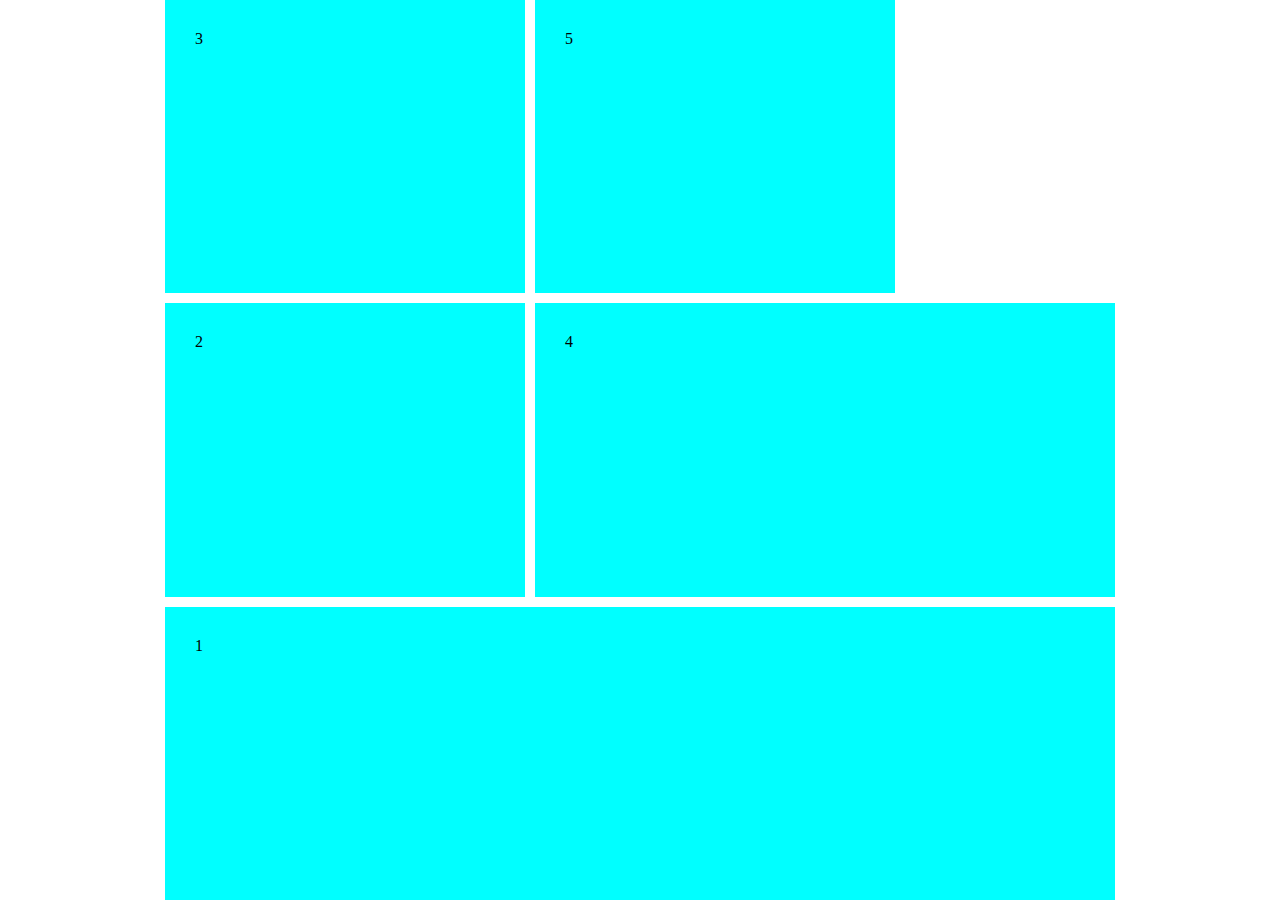
<file: index.html>
<html lang="en">
  <head>
    <meta charset="UTF-8" />
    <meta http-equiv="X-UA-Compatible" content="IE=edge" />
    <meta name="viewport" content="width=device-width, initial-scale=1.0" />
    <title>Document</title>
    <link rel="stylesheet" href="style.css" />
  </head>
  <body>
    <div class="container">
      <div class="block one">1</div>
      <div class="block two">2</div>
      <div class="block three">3</div>
      <div class="block four">4</div>
      <div class="block five">5</div>
    </div>

    <!-- <div class="ImageCont">
      <img class="big" src="./image/IMG-20210908-WA0006.jpg" alt="" />
      <img src="./image/IMG-20210908-WA0007.jpg" alt="" />
      <img src="./image/IMG-20210908-WA0008.jpg" alt="" />
      <img class="big" src="./image/IMG-20210908-WA0011.jpg" alt="" />
      <img src="./image/IMG-20210908-WA0016.jpg" alt="" />
      <img src="./image/IMG-20210908-WA0013.jpg" alt="" />
      <img aria-colindex="big" src="./image/IMG-20210908-WA0014.jpg" alt="" />
    </div> -->
  </body>
</html>
</file>
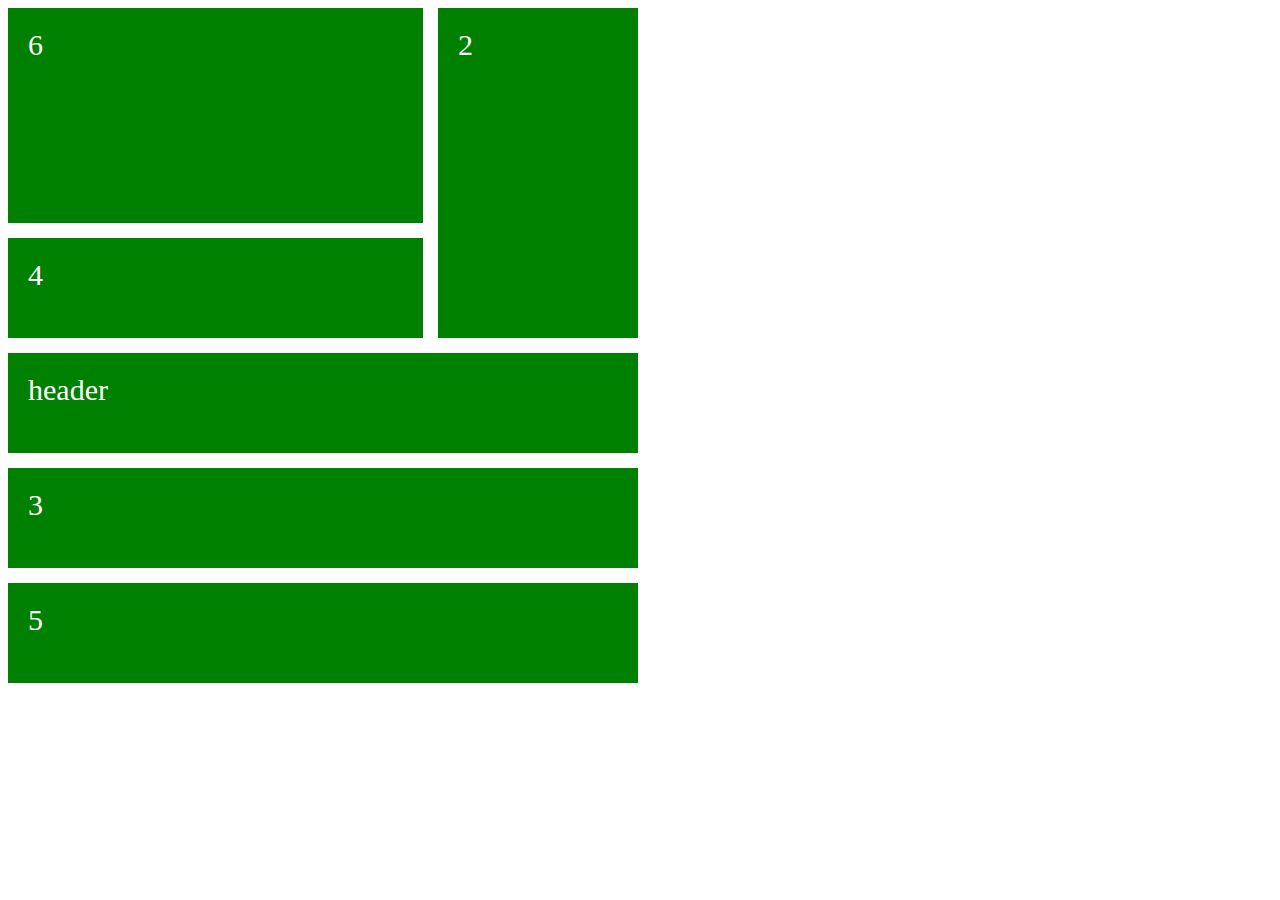
<file: GridTeach/index.html>
<html lang="en">
  <head>
    <meta charset="UTF-8" />
    <meta http-equiv="X-UA-Compatible" content="IE=edge" />
    <meta name="viewport" content="width=device-width, initial-scale=1.0" />
    <title>Document</title>
  </head>

  <style>
    .container {
      display: grid;
      grid-template-columns: repeat(3, 200px);

      grid-auto-rows: minmax(100px, auto);
      grid-gap: 15px;
      /* grid-template-rows: 300px; */
    }
    .one {
      grid-column: 1/3;
      grid-row: 1/3;
    }
    .two {
      grid-row: 1/4;
    }
    .three {
      grid-column: 1/4;
    }
    .four {
      grid-column: 1/3;
      grid-row: 3/4;
    }
    .five {
      grid-column: 1/4;
    }
    .six {
      grid-column: 1/2;
      grid-row: 1/2;
    }
    .header {
      /* grid-column: 1/4; */
      grid-column: span 3;
    }

    .container > * {
      background-color: green;
      padding: 20px;
      font-size: 30px;
      color: white;
      /* margin: 10px; */
    }
  </style>

  <body>
    <div class="container">
      <div class="header">header</div>
      <div class="one">1</div>
      <div class="two">2</div>
      <div class="three">3</div>
      <div class="four">4</div>
      <div class="five">5</div>
      <div class="six">6</div>
    </div>
  </body>
</html>
</file>
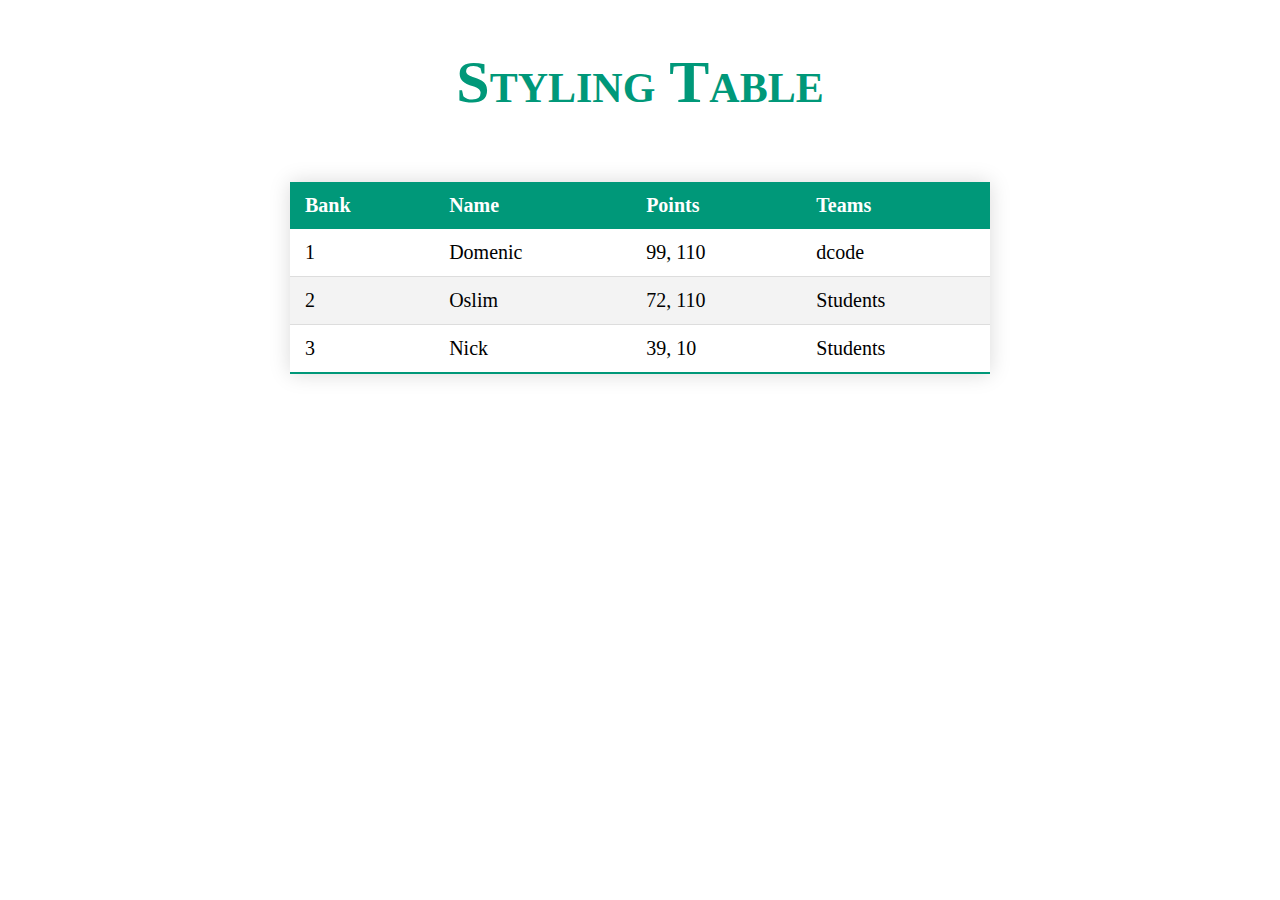
<file: Table/index.html>
<html lang="en">
  <head>
    <meta charset="UTF-8" />
    <meta http-equiv="X-UA-Compatible" content="IE=edge" />
    <meta name="viewport" content="width=device-width, initial-scale=1.0" />
    <title>Document</title>
  </head>
  <style>
    .container {
      display: flex;
      flex-direction: column;
      align-items: center;
      justify-content: center;
    }
    h1 {
      font-variant: small-caps;
      font-size: 60px;
      font-weight: 800;
      color: 009879;
    }
    .table {
      border-collapse: collapse;
      margin: 25px 0;
      font-size: 20px;
      min-width: 700px;
      box-shadow: 0 0 20px rgba(0, 0, 0, 0.15);
    }
    .table thead tr {
      text-align: left;
      background-color: #009879;
      color: white;
      font-weight: bold;
      /* padding: 60px; */
    }
    .table th,
    td {
      padding: 12px 15px;
    }
    .table tbody tr {
      border-bottom: 1px solid #dddddd;
    }
    .table tbody tr:nth-of-type(even) {
      background-color: #f3f3f3;
    }
    .table tbody tr:last-of-type {
      border-bottom: 2px solid #009879;
    }
  </style>

  <body>
    <div class="container">
      <h1>Styling Table</h1>
      <table class="table">
        <thead>
          <tr>
            <th>Bank</th>
            <th>Name</th>
            <th>Points</th>
            <th>Teams</th>
          </tr>
        </thead>
        <tbody>
          <tr>
            <td>1</td>
            <td>Domenic</td>
            <td>99, 110</td>
            <td>dcode</td>
          </tr>
          <tr>
            <td>2</td>
            <td>Oslim</td>
            <td>72, 110</td>
            <td>Students</td>
          </tr>
          <tr>
            <td>3</td>
            <td>Nick</td>
            <td>39, 10</td>
            <td>Students</td>
          </tr>
        </tbody>
      </table>
    </div>
  </body>
</html>
</file>
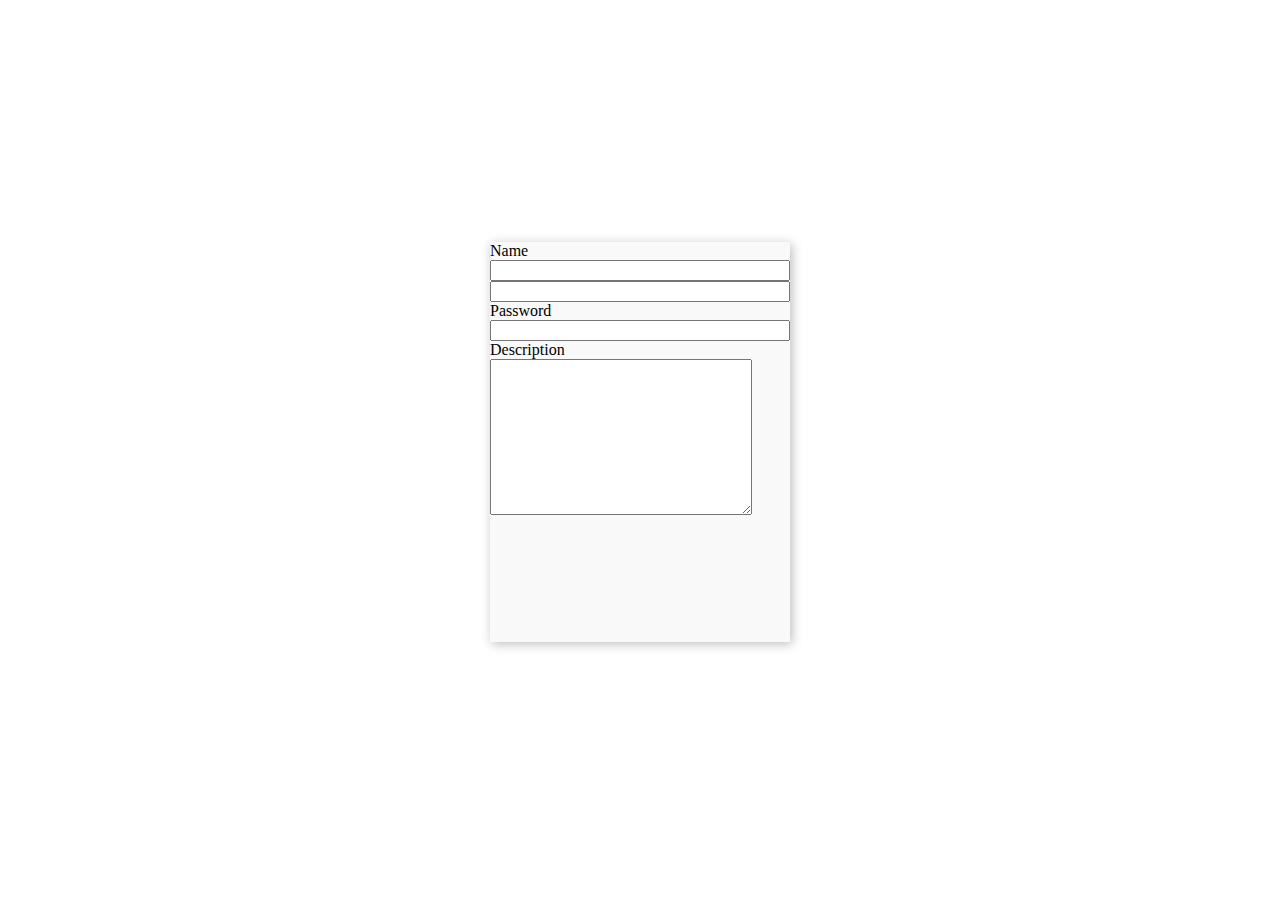
<file: Table/form/index.html>
<html lang="en">
  <head>
    <meta charset="UTF-8" />
    <meta http-equiv="X-UA-Compatible" content="IE=edge" />
    <meta name="viewport" content="width=device-width, initial-scale=1.0" />
    <title>Document</title>
  </head>

  <style>
    body {
      display: flex;
      align-items: center;
      justify-content: center;
    }
    form {
      width: 300px;
      height: 400px;
      background-color: #f9f9f9;
      box-shadow: 2px 2px 10px rgba(33, 32, 32, 0.3);
      /* padding: 10px; */
    }

    input {
      width: 100%;
    }
  </style>

  <body>
    <form>
      <label for="text">Name</label>
      <input type="text" name="text" id="" />
      <label for="Email"></label>
      <input type="email" name="" id="" />
      <label for="">Password</label>
      <input type="password" name="" id="" />
      <label for="">Description</label>
      <textarea name="" id="" cols="30" rows="10"></textarea>
    </form>
  </body>
</html>
</file>
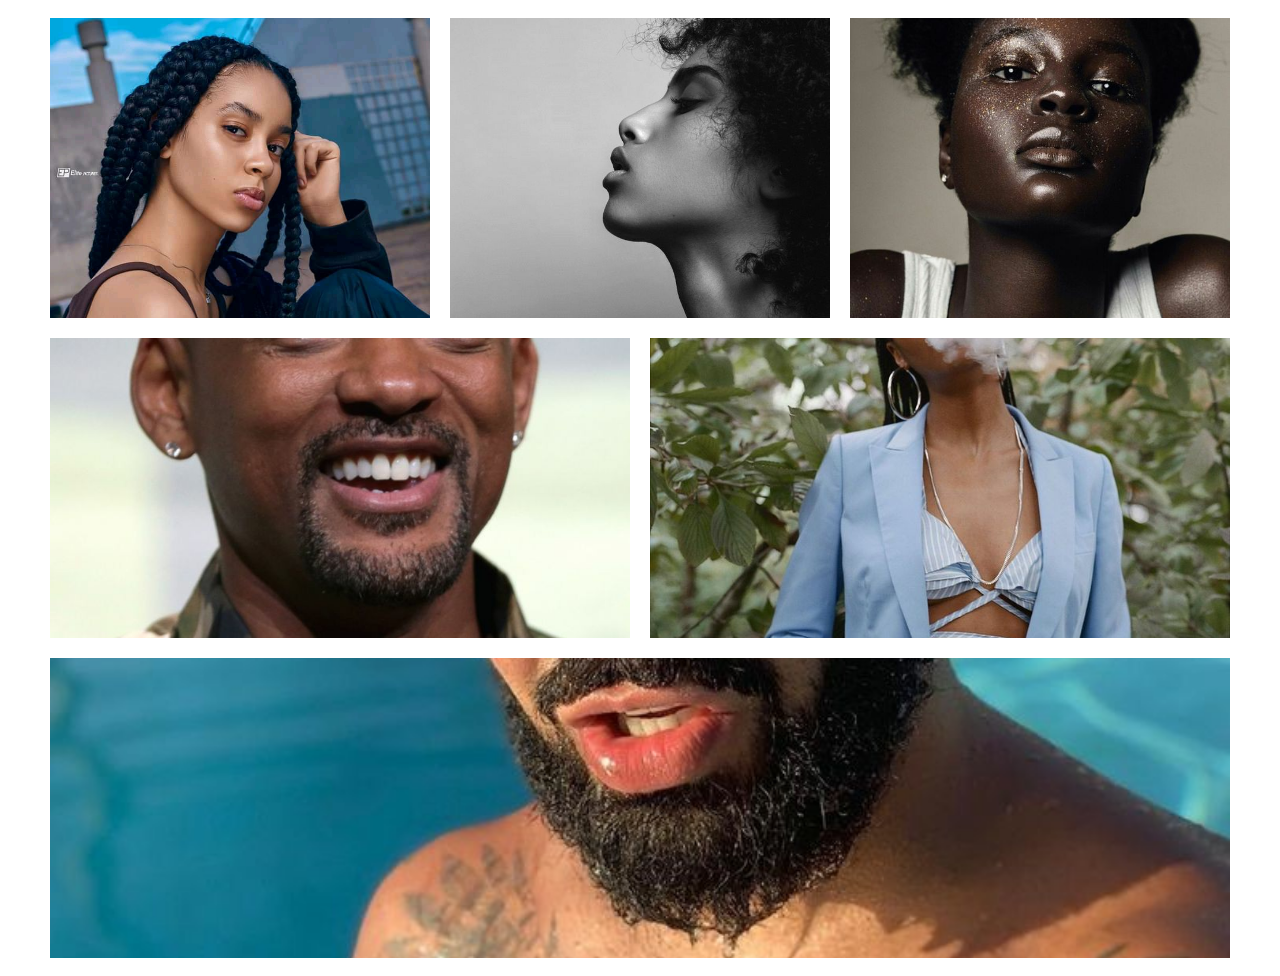
<file: FlexCorrectio.html>
<html lang="en">
  <head>
    <meta charset="UTF-8" />
    <meta http-equiv="X-UA-Compatible" content="IE=edge" />
    <meta name="viewport" content="width=device-width, initial-scale=1.0" />
    <title>Document</title>
  </head>

  <style>
    img {
      width: 300px;
      height: 300px;
      object-fit: cover;
      margin: 10px;
    }
    .flex {
      width: 100%;
      margin: 0 auto;
      max-width: 1200px;
    }
    .row {
      display: flex;
      justify-content: center;
    }
    .card1 {
      flex: 1;
    }
    .card2 {
      flex: 1;
    }
    .card3 {
      flex: 1;
    }
  </style>

  <body>
    <div class="flex">
      <div class="row">
        <img class="card1" src="./image/IMG-20210908-WA0006.jpg" alt="" />
        <img class="card1" src="./image/IMG-20210908-WA0007.jpg" alt="" />
        <img class="card1" src="./image/IMG-20210908-WA0008.jpg" alt="" />
      </div>

      <div class="row">
        <img class="card2" src="./image/IMG-20210908-WA0009.jpg" alt="" />
        <img class="card2" src="./image/IMG-20210908-WA0011.jpg" alt="" />
      </div>

      <div class="row">
        <img class="card3" src="./image/IMG-20210908-WA0013.jpg" alt="" />
      </div>
    </div>
  </body>
</html>
</file>
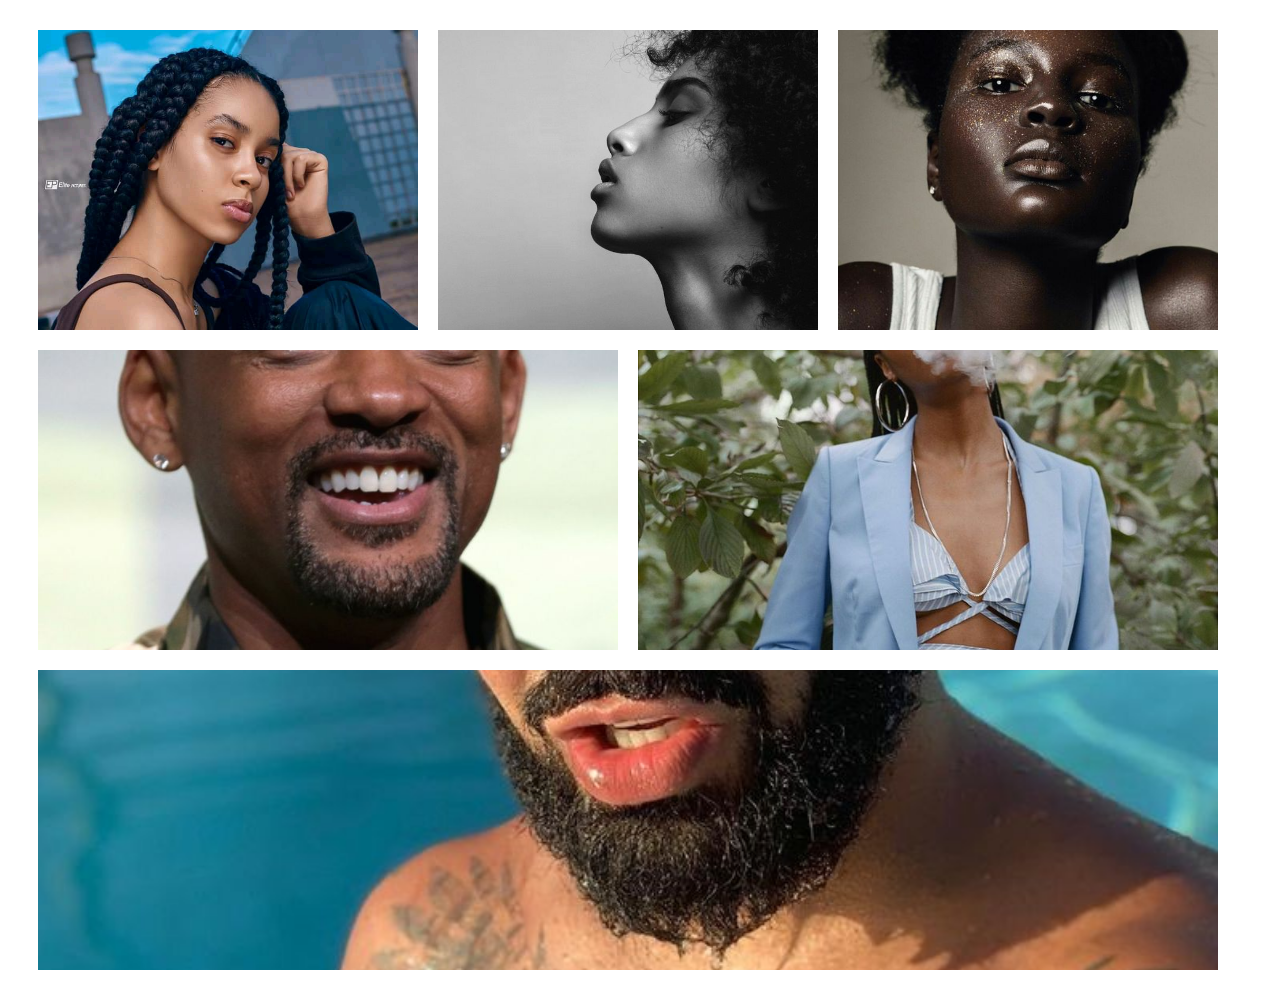
<file: FlexCorrection.html>
<html lang="en">
  <head>
    <meta charset="UTF-8" />
    <meta http-equiv="X-UA-Compatible" content="IE=edge" />
    <meta name="viewport" content="width=device-width, initial-scale=1.0" />
    <title>Document</title>
  </head>
  <style>
    .flex {
      margin: 0 auto;
      max-width: 1200px;
      margin: 20px;
    }
    .row {
      display: flex;
      flex: 1;
    }
    img {
      width: 300px;
      height: 300px;
      object-fit: cover;
      margin: 10px;
    }
    .card1 {
      flex: 1;
    }
    .card2 {
      flex: 1;
    }
    .card3 {
      flex: 1;
    }
  </style>
  <body>
    <div class="flex">
      <div class="row">
        <img class="card1" src="./image/IMG-20210908-WA0006.jpg" alt="" />
        <img class="card1" src="./image/IMG-20210908-WA0007.jpg" alt="" />
        <img class="card1" src="./image/IMG-20210908-WA0008.jpg" alt="" />
      </div>
      <div class="row">
        <img class="card2" src="./image/IMG-20210908-WA0009.jpg" alt="" />
        <img class="card2" src="./image/IMG-20210908-WA0011.jpg" alt="" />
      </div>
      <div class="row">
        <img class="card3" src="./image/IMG-20210908-WA0013.jpg" alt="" />
      </div>
    </div>
  </body>
</html>
</file>
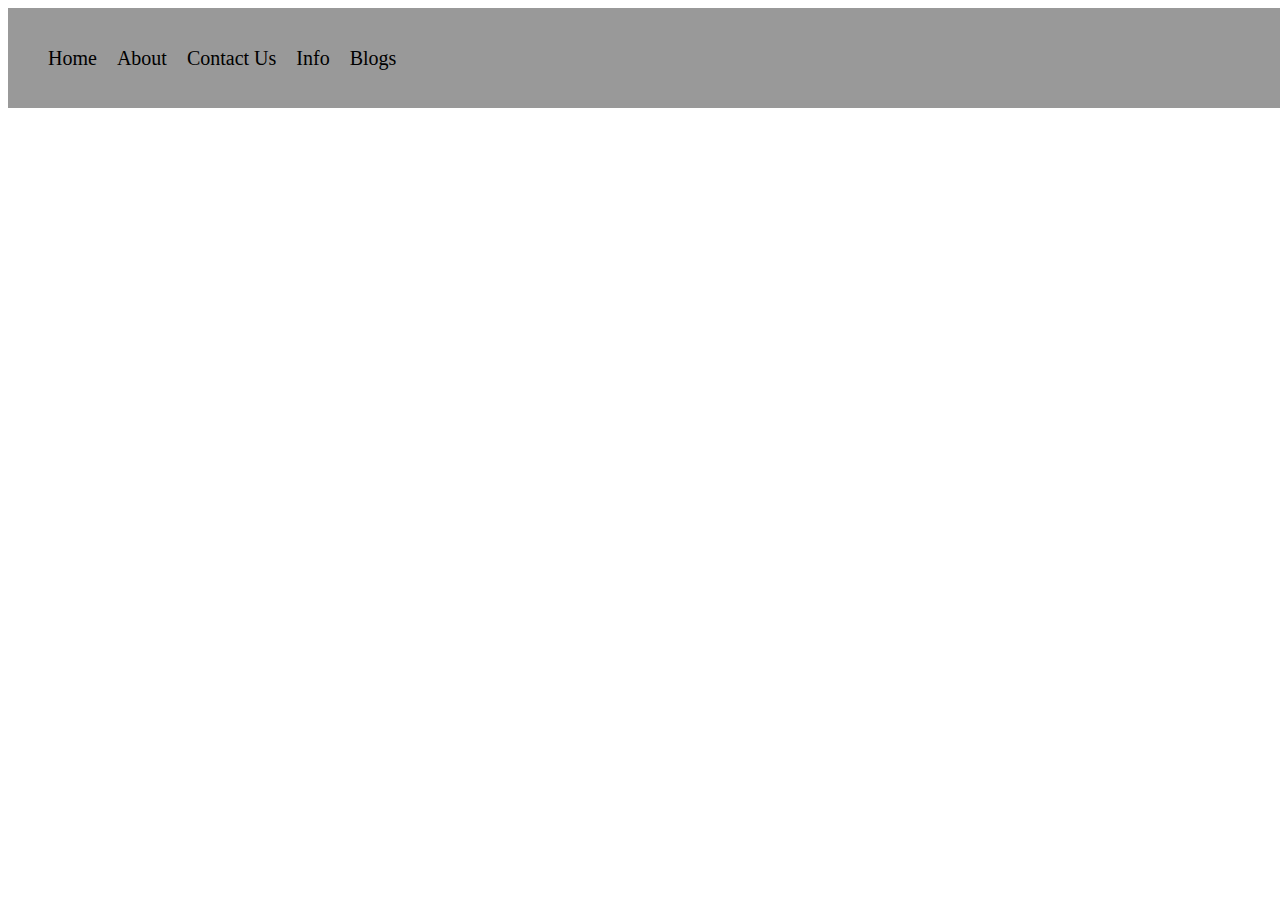
<file: NavBar.html>
<html lang="en">
  <head>
    <meta charset="UTF-8" />
    <meta http-equiv="X-UA-Compatible" content="IE=edge" />
    <meta name="viewport" content="width=device-width, initial-scale=1.0" />
    <title>Document</title>

    <style>
      ul {
        height: 100px;
        width: 100%;
        background-color: #999;
        display: flex;
        align-items: center;
        flex-wrap: wrap-reverse;
        gap: 20px;
      }
      ul li {
        list-style-type: none;
        font-size: 20px;
      }
    </style>
  </head>
  <body>
    <!-- <nav> -->
    <ul>
      <li>Home</li>
      <li>About</li>
      <li>Contact Us</li>
      <li>Info</li>
      <li>Blogs</li>
    </ul>
    <!-- </nav> -->
  </body>
</html>
</file>
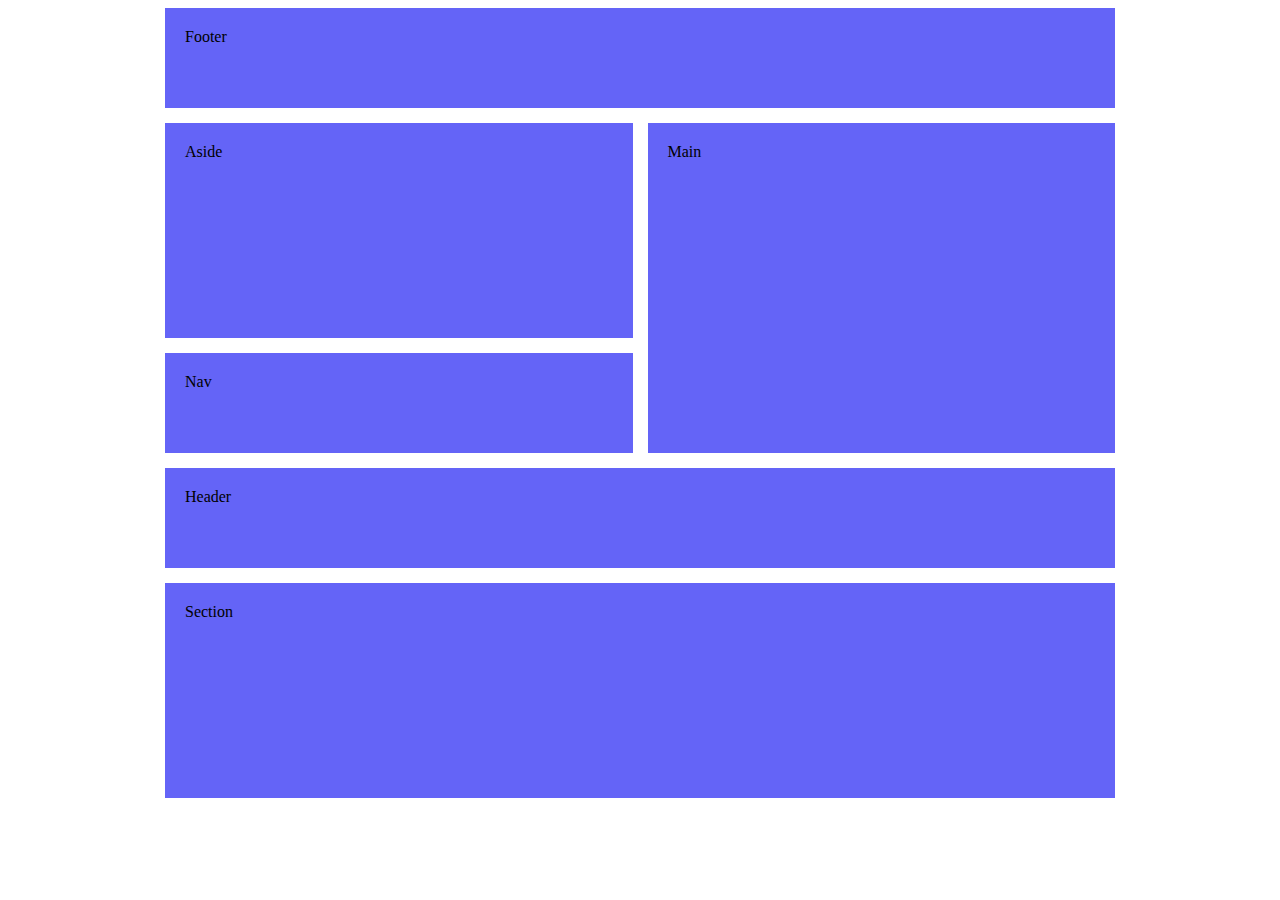
<file: GridTeach/GridAreas.html>
<html lang="en">
  <head>
    <meta charset="UTF-8" />
    <meta http-equiv="X-UA-Compatible" content="IE=edge" />
    <meta name="viewport" content="width=device-width, initial-scale=1.0" />
    <title>Document</title>
  </head>

  <style>
    .wrapper {
      display: grid;
      grid-template-columns: repeat(4, 1fr);
      grid-auto-rows: minmax(100px, auto);
      grid-gap: 15px;
      max-width: 950px;
      margin: 0 auto;
      grid-template-areas:
        "footer footer footer footer"
        "aside aside main main"
        "aside aside main main"
        "nav nav main main"
        "header header header header"
        "section section section section"
        "section section section section";
    }

    header {
      grid-area: header;
    }
    main {
      grid-area: main;
    }
    section {
      grid-area: section;
    }
    aside {
      grid-area: aside;
    }
    nav {
      grid-area: nav;
    }
    footer {
      grid-area: footer;
    }
    .wrapper > * {
      padding: 20px;
      background-color: rgb(100, 100, 247);
    }
  </style>
  <body>
    <div class="wrapper">
      <header>Header</header>
      <main>Main</main>
      <section>Section</section>
      <aside>Aside</aside>
      <nav>Nav</nav>
      <footer>Footer</footer>
    </div>
  </body>
</html>
</file>
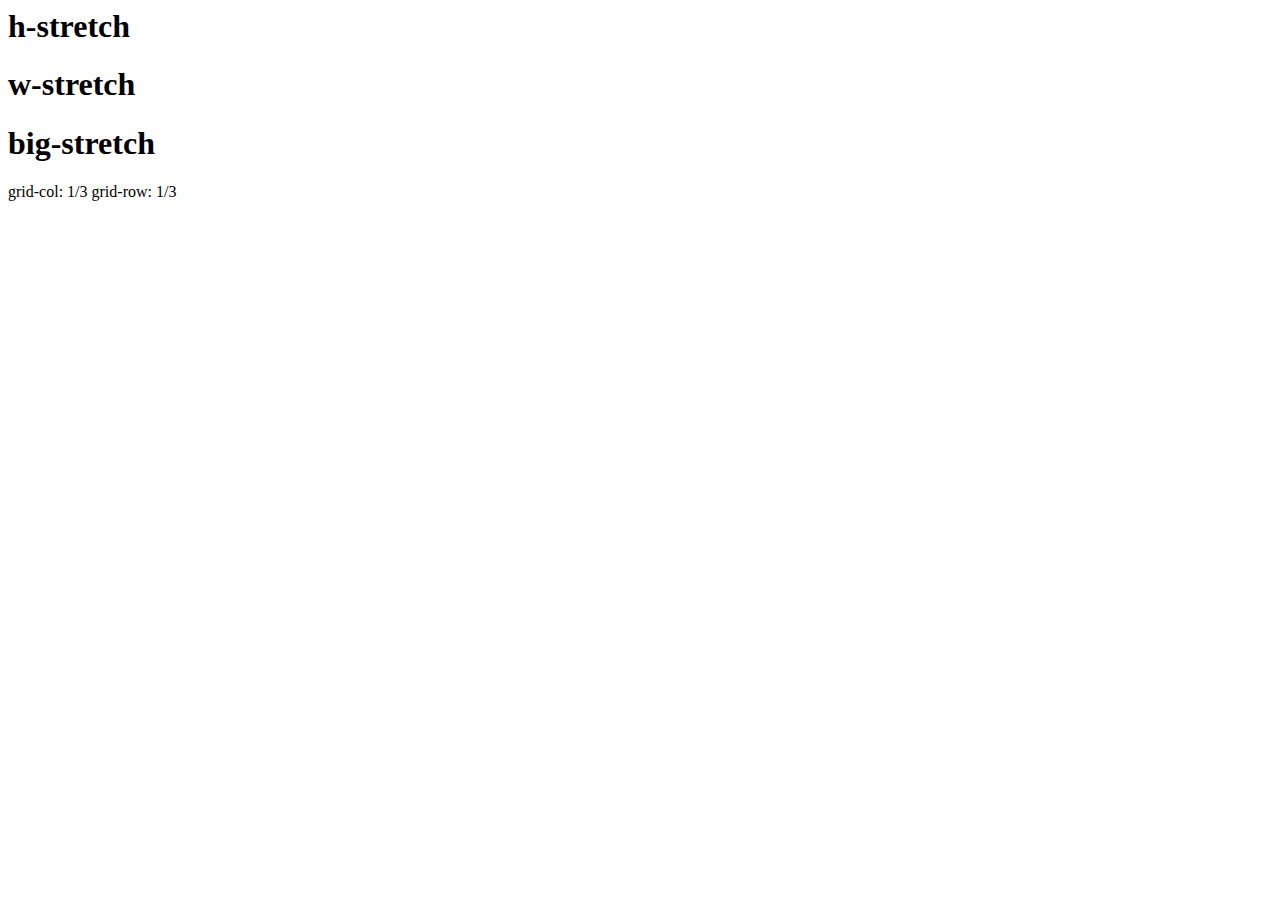
<file: GridTeach/test.html>
<html lang="en">
  <head>
    <meta charset="UTF-8" />
    <meta http-equiv="X-UA-Compatible" content="IE=edge" />
    <meta name="viewport" content="width=device-width, initial-scale=1.0" />
    <title>Document</title>
  </head>
  <body>
    <h1>h-stretch</h1>
    <h1>w-stretch</h1>
    <h1>big-stretch</h1>

    grid-col: 1/3
    grid-row: 1/3
  </body>
</html>
</file>
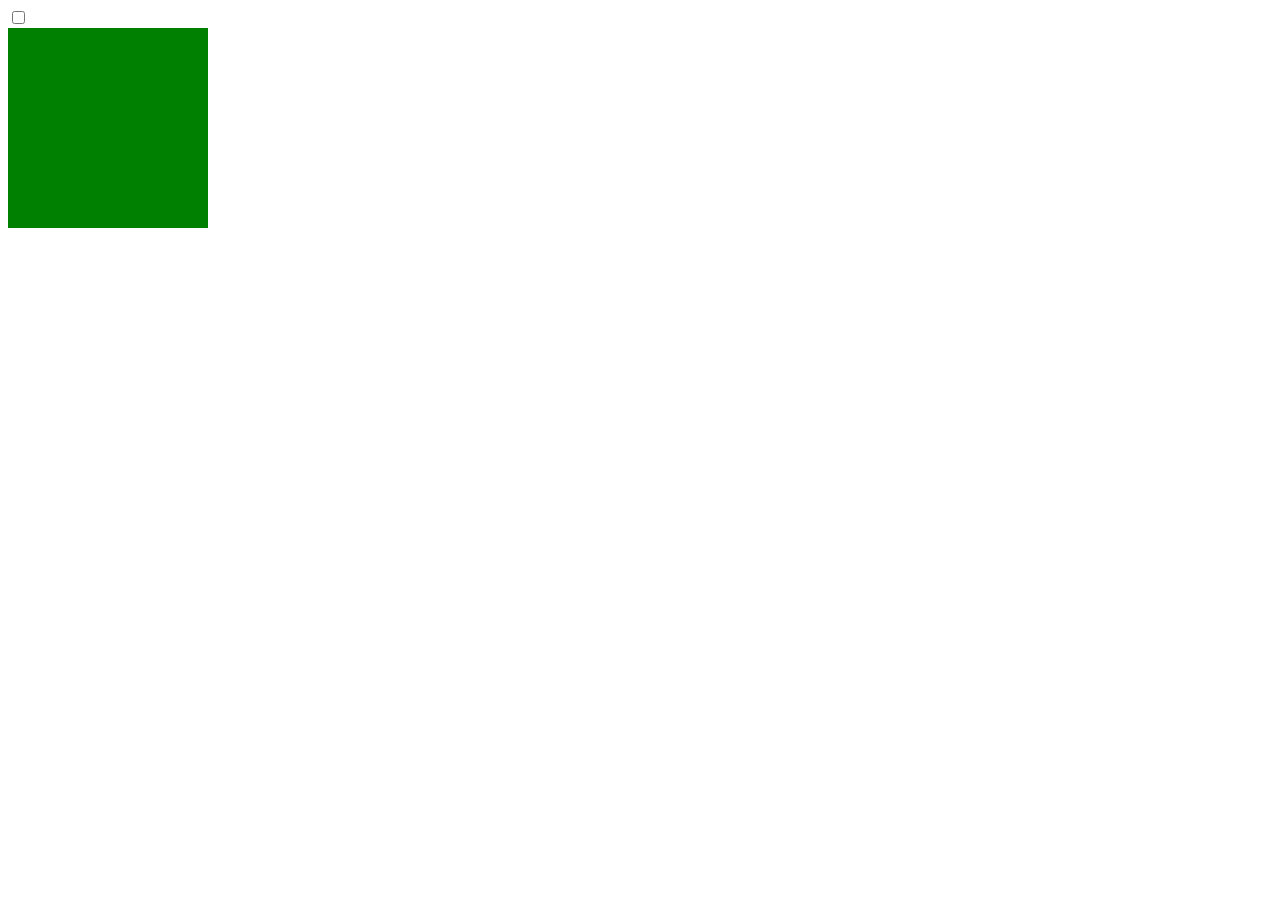
<file: Position/CorrectionPosi.html>
<!DOCTYPE html>
<html lang="en">
  <head>
    <meta charset="UTF-8" />
    <meta http-equiv="X-UA-Compatible" content="IE=edge" />
    <meta name="viewport" content="width=device-width, initial-scale=1.0" />
    <title>Document</title>
  </head>
  <style>
    body {
      transition: all 2s ease;
    }
    .box {
      width: 200px;
      height: 200px;
      background-color: green;
      position: absolute;
      transition: all 2s ease-in-out;
    }
    input:checked ~ .box {
      left: 70px;
    }
  </style>
  <body>
    <input type="checkbox" />
    <div class="box"></div>
  </body>
</html>
</file>
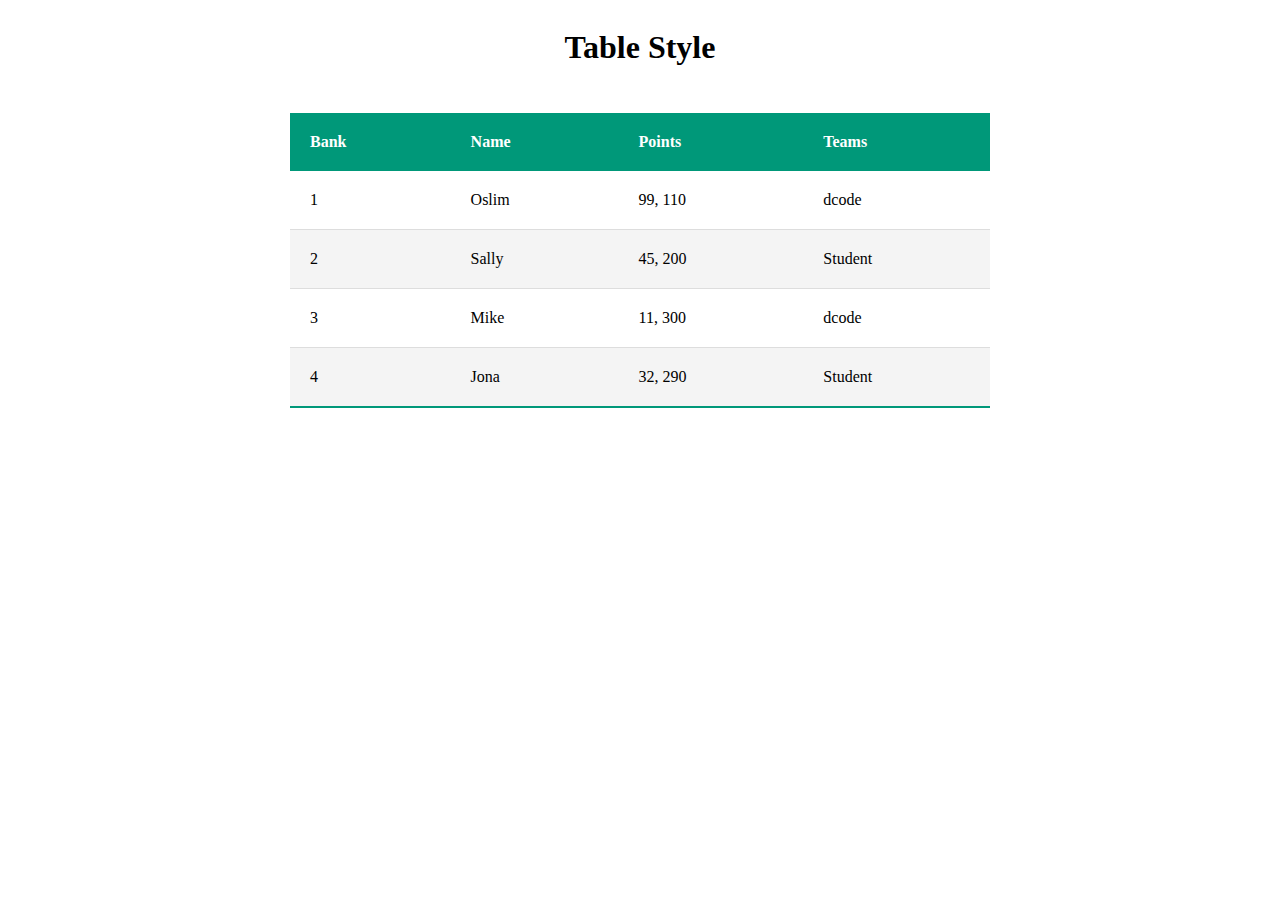
<file: Table/Table.html>
<html lang="en">
  <head>
    <meta charset="UTF-8" />
    <meta http-equiv="X-UA-Compatible" content="IE=edge" />
    <meta name="viewport" content="width=device-width, initial-scale=1.0" />
    <title>Document</title>
  </head>
  <style>
    .container {
      display: flex;
      align-items: center;
      justify-content: center;
      flex-direction: column;
    }
    .table {
      border-collapse: collapse;
      margin: 25px 0;
      min-width: 700px;
    }
    .table thead tr {
      background-color: #009879;
      text-align: left;
      font-weight: bold;
      color: white;
      /* padding: 15px 20px ; */
    }
    .table th,
    td {
      padding: 20px 20px;
    }

    .table tbody tr {
      border-bottom: 1px solid #dddddd;
    }

    .table tbody tr:nth-of-type(even) {
      background-color: #f3f3f3f3;
    }
    .table tbody tr:last-child {
      border-bottom: 2px solid #009879;
    }
  </style>
  <body>
    <div class="container">
      <h1>Table Style</h1>
      <table class="table">
        <thead>
          <tr>
            <th>Bank</th>
            <th>Name</th>
            <th>Points</th>
            <th>Teams</th>
          </tr>
        </thead>

        <tbody>
          <tr>
            <td>1</td>
            <td>Oslim</td>
            <td>99, 110</td>
            <td>dcode</td>
          </tr>

          <tr>
            <td>2</td>
            <td>Sally</td>
            <td>45, 200</td>
            <td>Student</td>
          </tr>

          <tr>
            <td>3</td>
            <td>Mike</td>
            <td>11, 300</td>
            <td>dcode</td>
          </tr>

          <tr>
            <td>4</td>
            <td>Jona</td>
            <td>32, 290</td>
            <td>Student</td>
          </tr>
        </tbody>
      </table>
    </div>
  </body>
</html>
</file>
<file: style.css>
body {
  margin: 0;
  padding: 0;
}
.container {
  /* width: 950px; */
  max-width: 950px;

  margin: 0 auto;
  height: 100vh;
  display: flex;
  /* justify-content: space-evenly;
  align-items: center; */
  flex-wrap: wrap;
  gap: 10px;
}

.block {
  /* flex-grow: 100; */
  padding: 30px;
  background-color: aqua;
  flex-basis: 300px;
  /* margin: 10px; */
}
.one {
  /* flex: 1; */
  flex-grow: 1;
  flex-shrink: 1;
  order: 4;
}
.four {
  order: 3;
  flex-grow: 1;
  flex-shrink: 1;
}
.five {
  order: 2;
}
.two {
  order: 3;
}
/* .one {
  flex-basis: 300px;
} */
/* .two { */
/* flex-basis: 400px; */
/* flex-grow: 1;
  flex-shrink: 2; */
/* flex: 1;
} */
/* .three {
  flex: 3;
} */

.ImageCont {
  display: flex;
  flex-wrap: wrap;
  width: 1300px;
  margin: 0 auto;
  gap: 20px;
}
img {
  width: 350px;
  object-fit: cover;
}
/* .big {
  flex: 1;
} */
</file>
